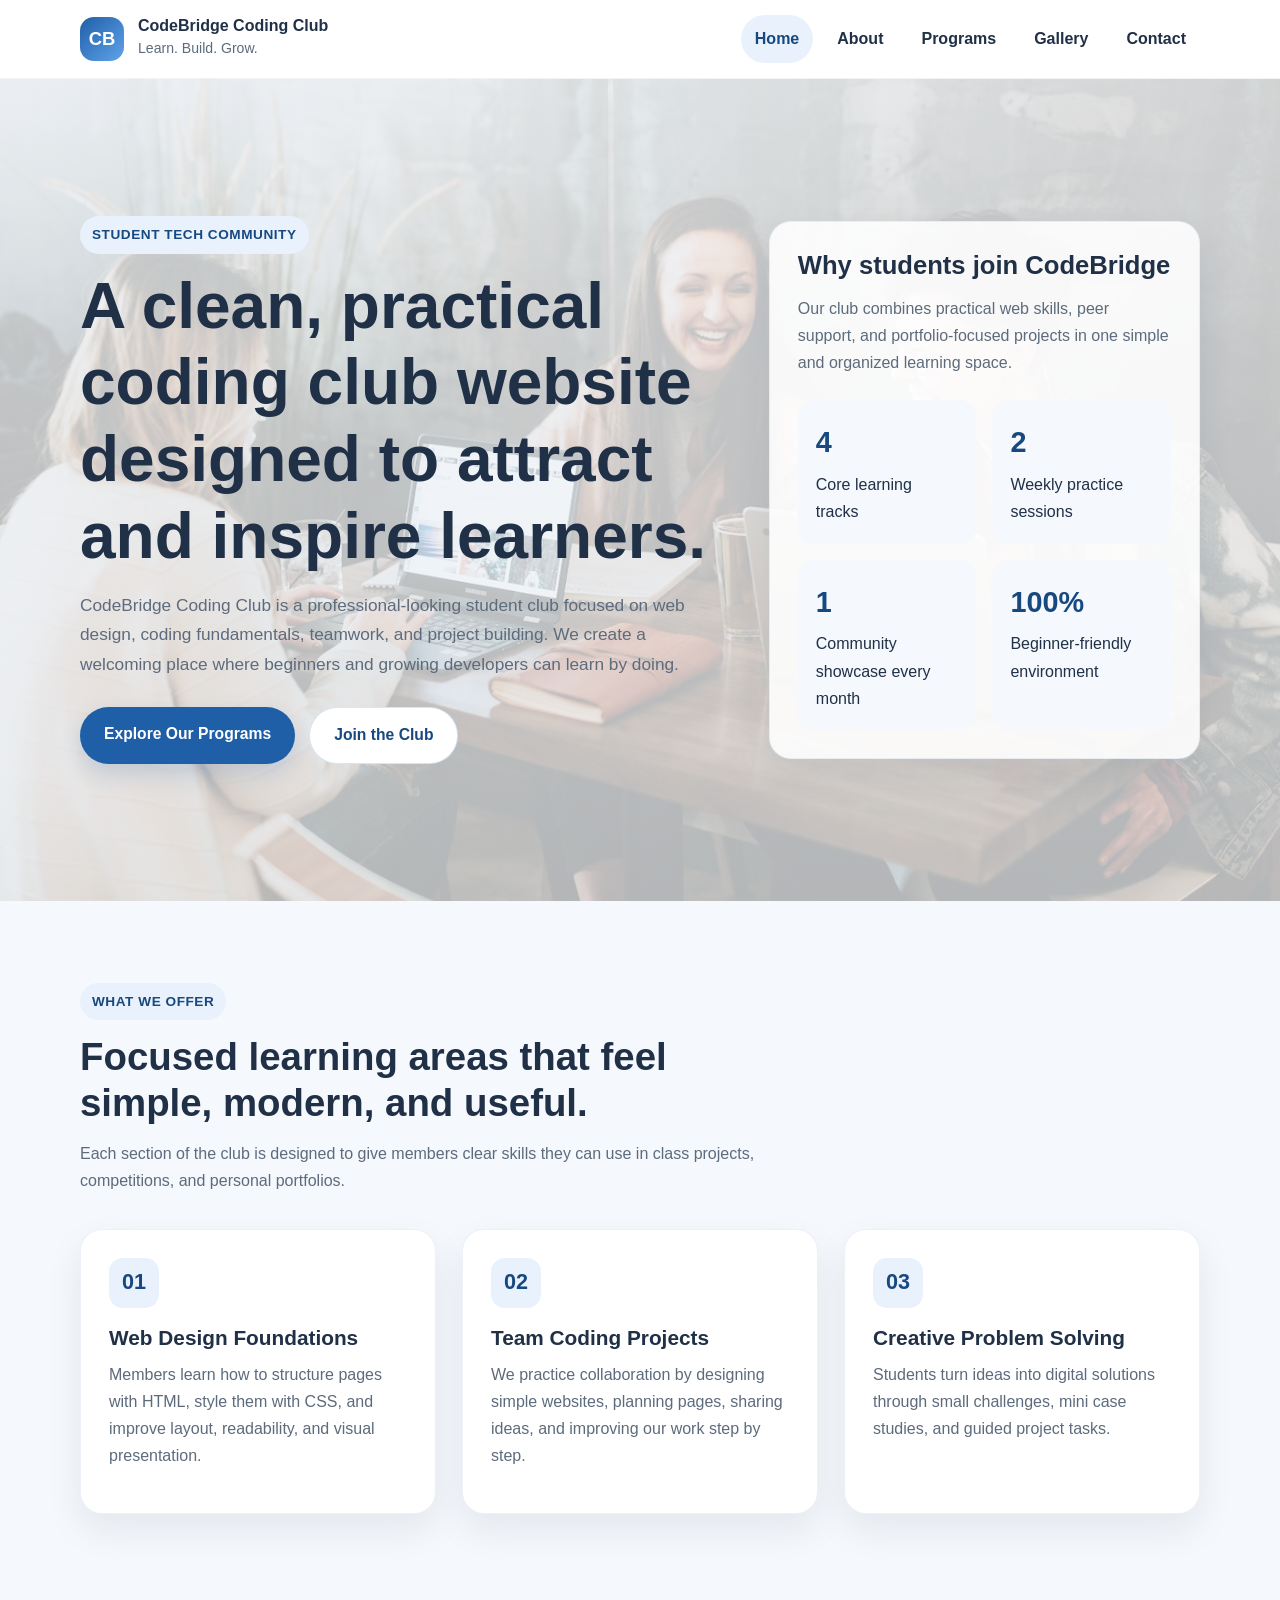
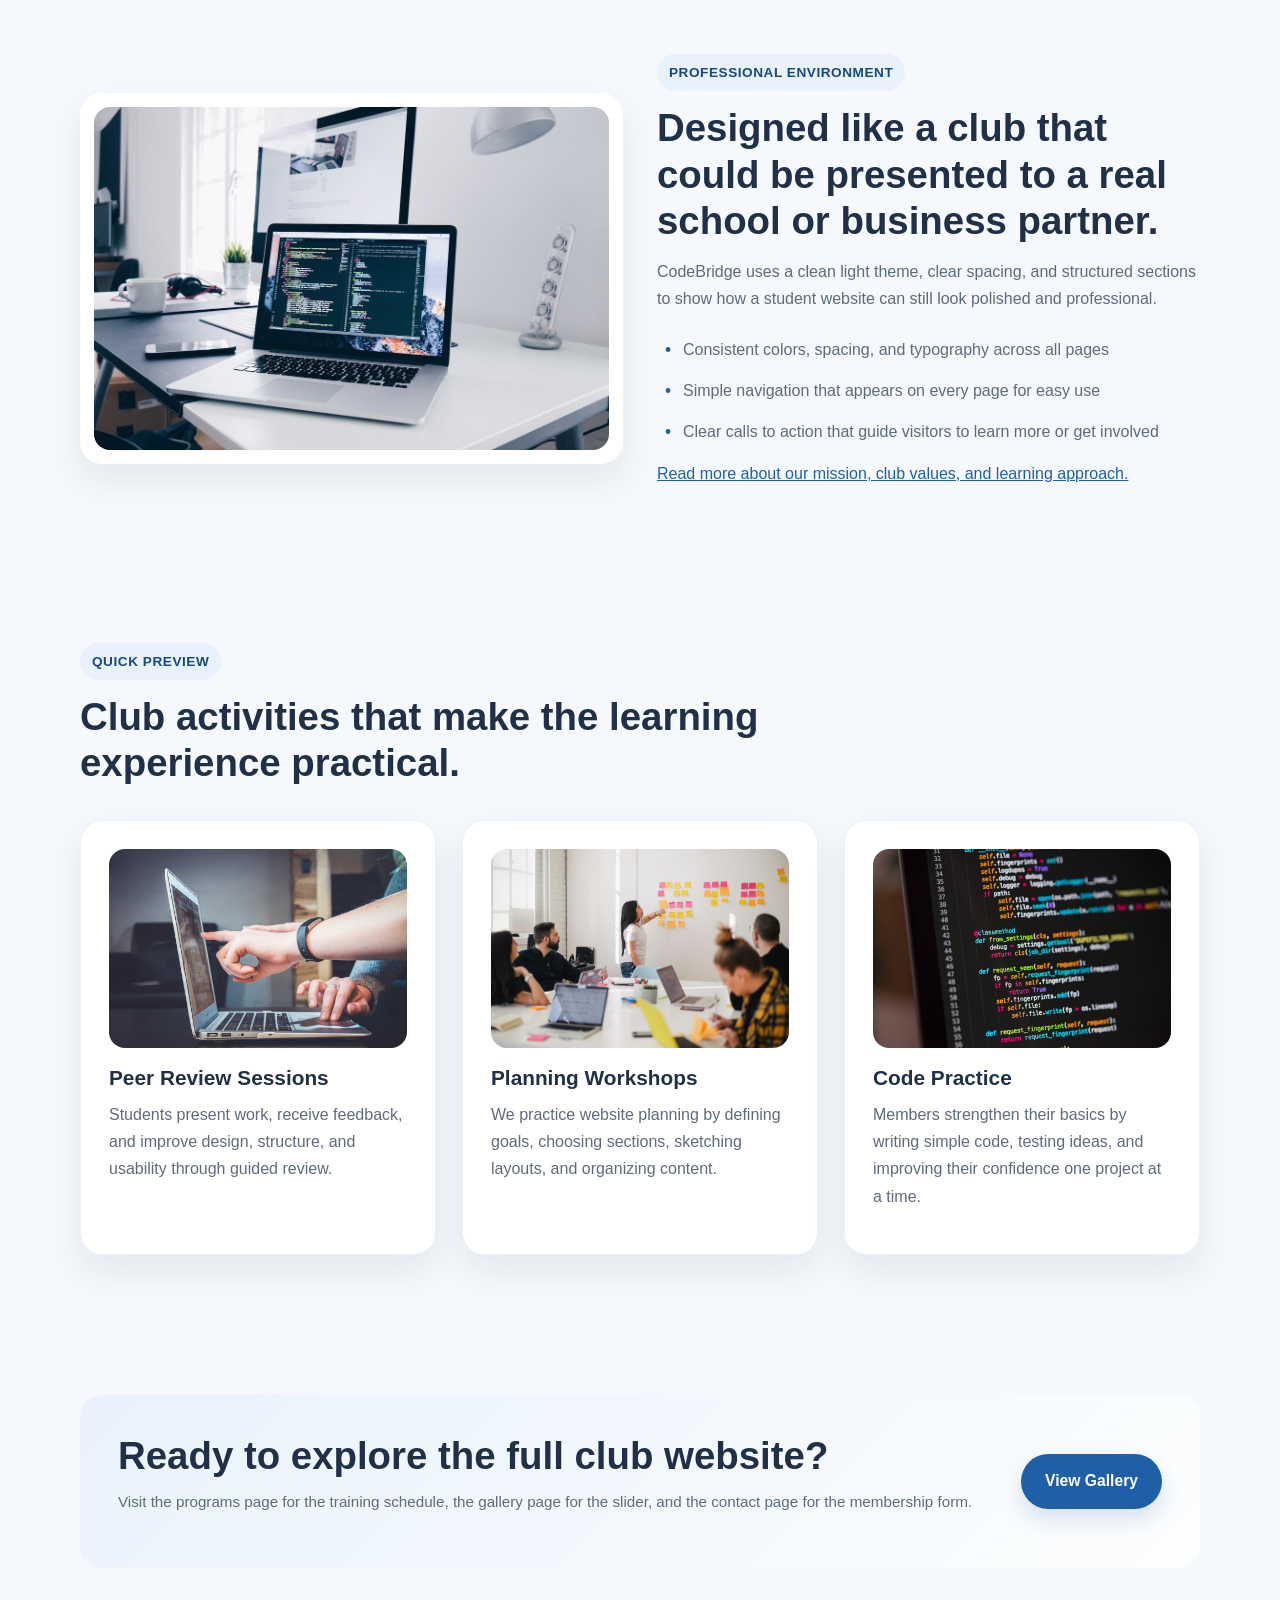
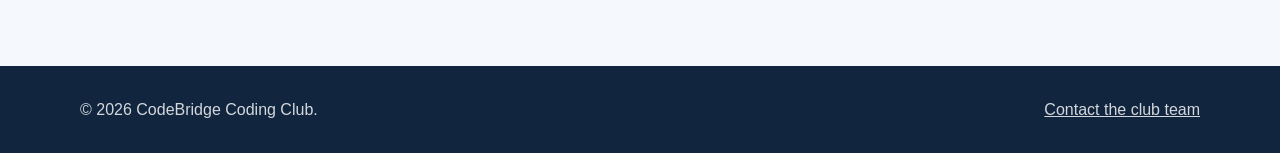
<file: index.html>
<!DOCTYPE html>
<html lang="en">
<head>
    <meta charset="UTF-8" />
    <meta name="viewport" content="width=device-width, initial-scale=1.0" />
    <title>CodeBridge Coding Club | Home</title>
    <link rel="stylesheet" href="css/styles.css" />
    <link rel="icon" type="image/png" href="assets/images/title-logo.png">
</head>
<body>
    <header class="site-header">
        <div class="container navbar">
            <a class="brand" href="index.html">
                <span class="brand-mark">CB</span>
                <span class="brand-text">
                    <strong>CodeBridge Coding Club</strong>
                    <span>Learn. Build. Grow.</span>
                </span>
            </a>
            <nav aria-label="Main navigation">
                <ul class="nav-menu">
                    <li><a href="index.html" class="active">Home</a></li>
                    <li><a href="about.html">About</a></li>
                    <li><a href="programs.html">Programs</a></li>
                    <li><a href="gallery.html">Gallery</a></li>
                    <li><a href="contact.html">Contact</a></li>
                </ul>
            </nav>
        </div>
    </header>

    <main>
        <section class="hero">
            <div class="container hero-grid">
                <div class="hero-copy">
                    <span class="eyebrow">Student Tech Community</span>
                    <h1>A clean, practical coding club website designed to attract and inspire learners.</h1>
                    <p class="lead">CodeBridge Coding Club is a professional-looking student club focused on web design, coding fundamentals, teamwork, and project building. We create a welcoming place where beginners and growing developers can learn by doing.</p>
                    <div class="hero-actions">
                        <a class="button" href="programs.html">Explore Our Programs</a>
                        <a class="button button-secondary" href="contact.html">Join the Club</a>
                    </div>
                </div>

                <aside class="hero-panel" aria-label="Club highlights">
                    <h2 style="font-size: 1.6rem;">Why students join CodeBridge</h2>
                    <p>Our club combines practical web skills, peer support, and portfolio-focused projects in one simple and organized learning space.</p>
                    <div class="stat-grid">
                        <div class="stat-card">
                            <strong>4</strong>
                            <span>Core learning tracks</span>
                        </div>
                        <div class="stat-card">
                            <strong>2</strong>
                            <span>Weekly practice sessions</span>
                        </div>
                        <div class="stat-card">
                            <strong>1</strong>
                            <span>Community showcase every month</span>
                        </div>
                        <div class="stat-card">
                            <strong>100%</strong>
                            <span>Beginner-friendly environment</span>
                        </div>
                    </div>
                </aside>
            </div>
        </section>

        <section class="section">
            <div class="container">
                <div class="section-title">
                    <span class="eyebrow">What We Offer</span>
                    <h2>Focused learning areas that feel simple, modern, and useful.</h2>
                    <p>Each section of the club is designed to give members clear skills they can use in class projects, competitions, and personal portfolios.</p>
                </div>

                <div class="cards">
                    <article class="card">
                        <div class="icon-badge">01</div>
                        <h3>Web Design Foundations</h3>
                        <p>Members learn how to structure pages with HTML, style them with CSS, and improve layout, readability, and visual presentation.</p>
                    </article>

                    <article class="card">
                        <div class="icon-badge">02</div>
                        <h3>Team Coding Projects</h3>
                        <p>We practice collaboration by designing simple websites, planning pages, sharing ideas, and improving our work step by step.</p>
                    </article>

                    <article class="card">
                        <div class="icon-badge">03</div>
                        <h3>Creative Problem Solving</h3>
                        <p>Students turn ideas into digital solutions through small challenges, mini case studies, and guided project tasks.</p>
                    </article>
                </div>
            </div>
        </section>

        <section class="section-tight">
            <div class="container split-panel">
                <div class="image-frame">
                    <img src="assets/images/coding-desk.jpg" alt="A clean coding desk with a laptop, monitor, phone, and workspace accessories." />
                </div>
                <div>
                    <span class="eyebrow">Professional Environment</span>
                    <h2>Designed like a club that could be presented to a real school or business partner.</h2>
                    <p>CodeBridge uses a clean light theme, clear spacing, and structured sections to show how a student website can still look polished and professional.</p>
                    <ul class="feature-list">
                        <li>Consistent colors, spacing, and typography across all pages</li>
                        <li>Simple navigation that appears on every page for easy use</li>
                        <li>Clear calls to action that guide visitors to learn more or get involved</li>
                    </ul>
                    <p><a href="about.html">Read more about our mission, club values, and learning approach.</a></p>
                </div>
            </div>
        </section>

        <section class="section">
            <div class="container">
                <div class="section-title">
                    <span class="eyebrow">Quick Preview</span>
                    <h2>Club activities that make the learning experience practical.</h2>
                </div>

                <div class="grid-3">
                    <article class="card">
                        <img src="assets/images/laptop-closeup.jpg" alt="Hands pointing at a laptop screen during a coding discussion." />
                        <h3 style="margin-top: 18px;">Peer Review Sessions</h3>
                        <p>Students present work, receive feedback, and improve design, structure, and usability through guided review.</p>
                    </article>

                    <article class="card">
                        <img src="assets/images/workshop-board.jpg" alt="Students in a workshop discussing ideas on a wall of colorful notes." />
                        <h3 style="margin-top: 18px;">Planning Workshops</h3>
                        <p>We practice website planning by defining goals, choosing sections, sketching layouts, and organizing content.</p>
                    </article>

                    <article class="card">
                        <img src="assets/images/code-screen.jpg" alt="A close-up of colorful source code on a computer screen." />
                        <h3 style="margin-top: 18px;">Code Practice</h3>
                        <p>Members strengthen their basics by writing simple code, testing ideas, and improving their confidence one project at a time.</p>
                    </article>
                </div>
            </div>
        </section>

        <section class="section-tight">
            <div class="container">
                <div class="cta-band">
                    <div>
                        <h2 style="margin-bottom: 10px;">Ready to explore the full club website?</h2>
                        <p class="small">Visit the programs page for the training schedule, the gallery page for the slider, and the contact page for the membership form.</p>
                    </div>
                    <a class="button" href="gallery.html">View Gallery</a>
                </div>
            </div>
        </section>
    </main>

    <footer class="site-footer">
        <div class="container footer-grid">
            <p>© 2026 CodeBridge Coding Club.</p>
            <p><a href="contact.html">Contact the club team</a></p>
        </div>
    </footer>
</body>
</html>
</file>
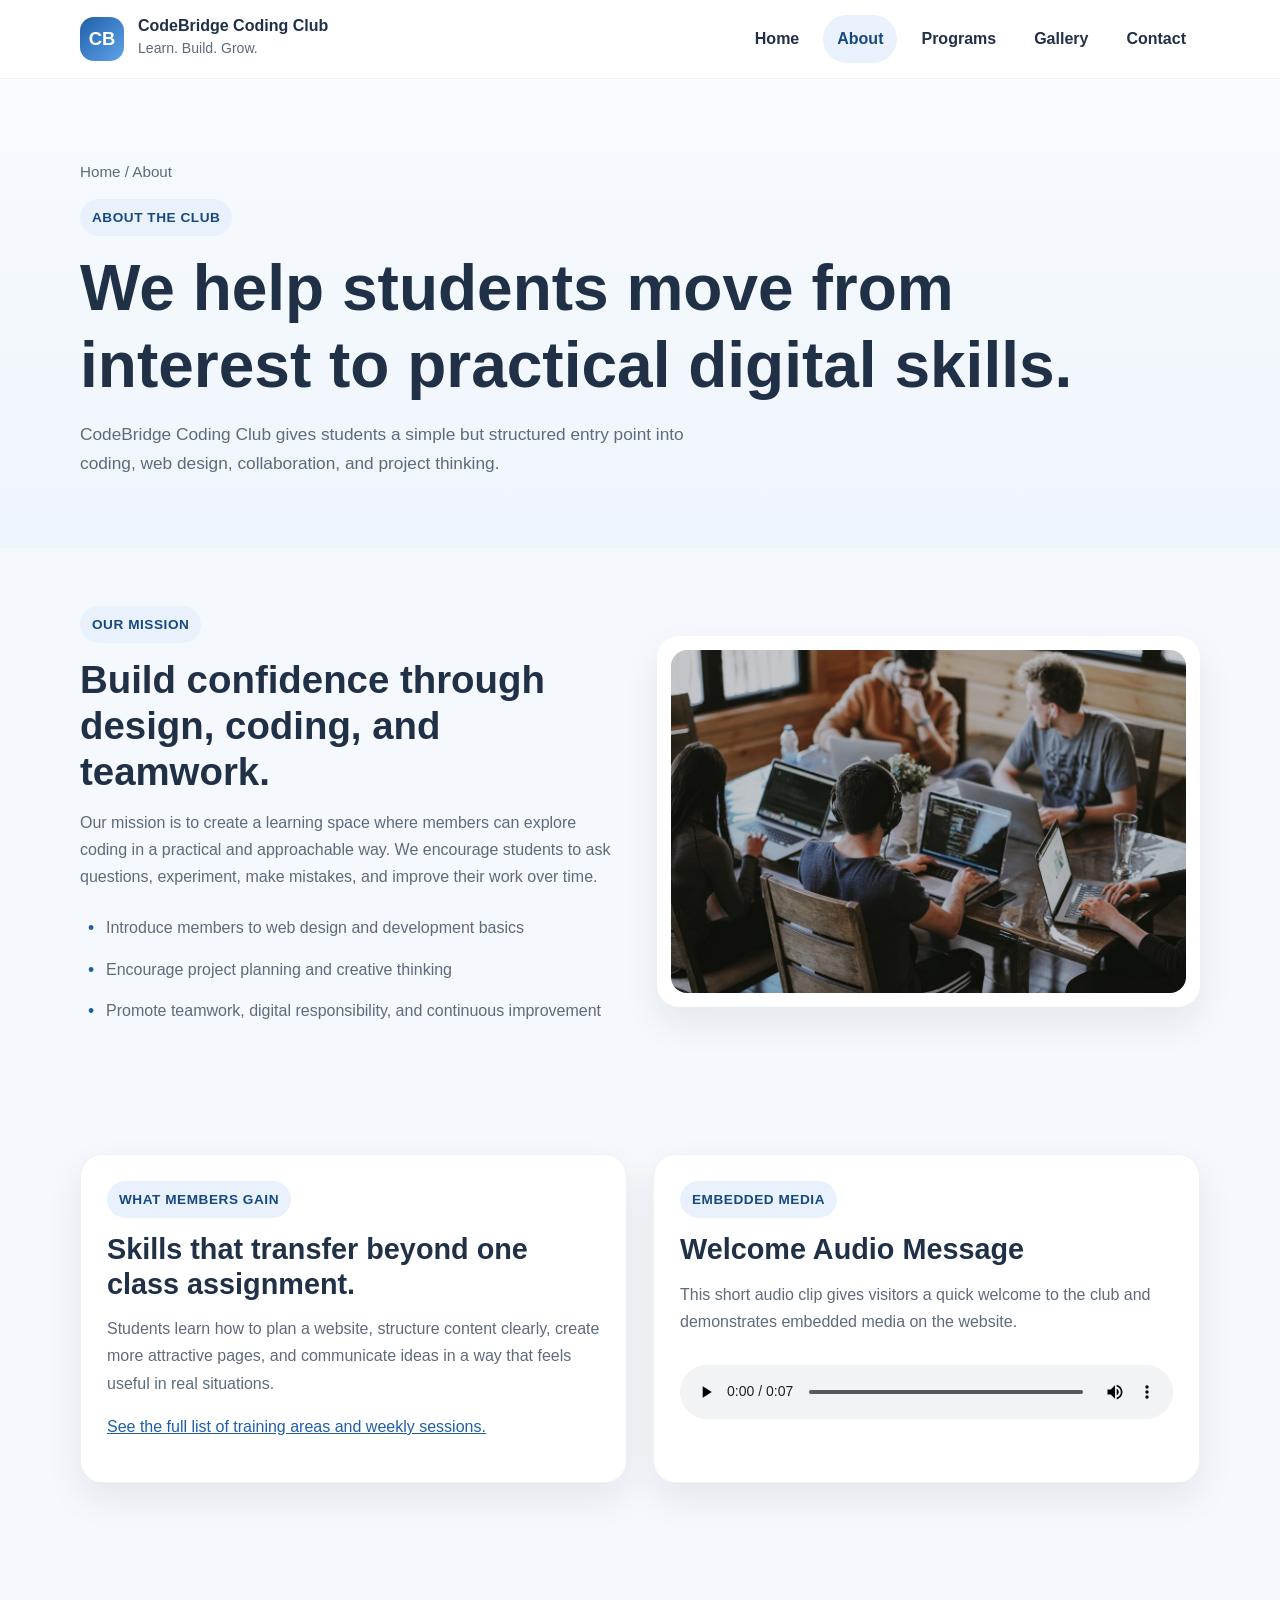
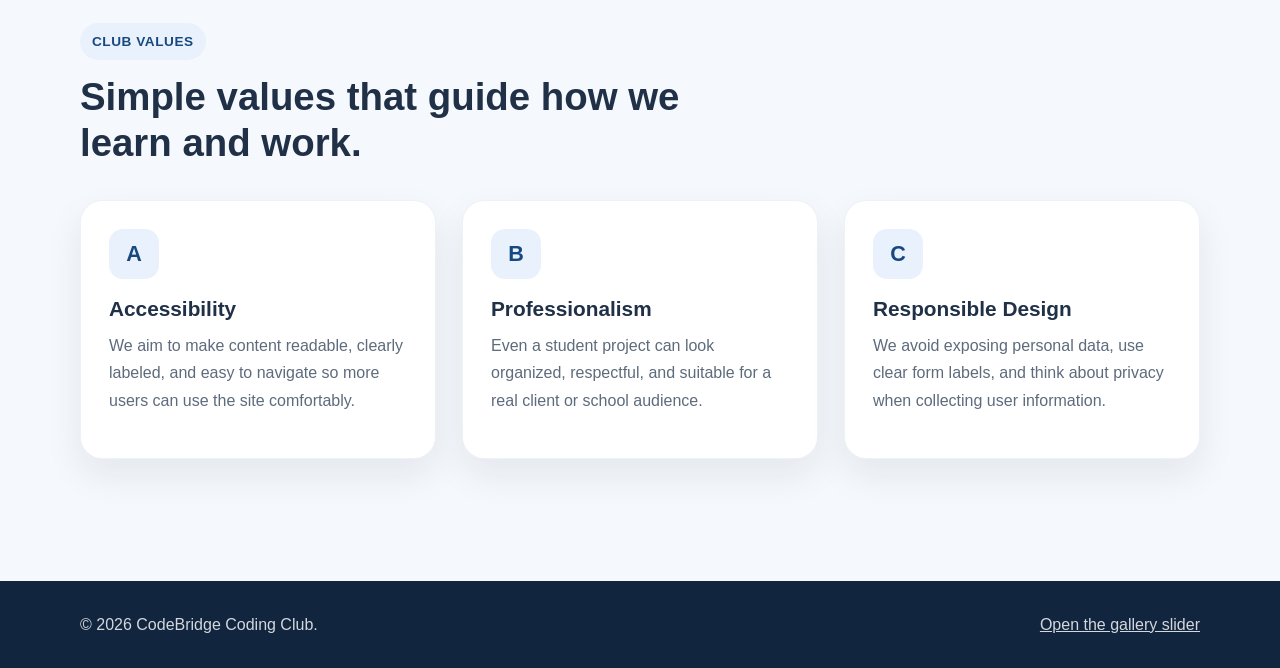
<file: about.html>
<!DOCTYPE html>
<html lang="en">
<head>
    <meta charset="UTF-8" />
    <meta name="viewport" content="width=device-width, initial-scale=1.0" />
    <title>CodeBridge Coding Club | About</title>
    <link rel="stylesheet" href="css/styles.css" />
    <link rel="icon" type="image/png" href="assets/images/title-logo.png">
</head>
<body>
    <header class="site-header">
        <div class="container navbar">
            <a class="brand" href="index.html">
                <span class="brand-mark">CB</span>
                <span class="brand-text">
                    <strong>CodeBridge Coding Club</strong>
                    <span>Learn. Build. Grow.</span>
                </span>
            </a>
            <nav aria-label="Main navigation">
                <ul class="nav-menu">
                    <li><a href="index.html">Home</a></li>
                    <li><a href="about.html" class="active">About</a></li>
                    <li><a href="programs.html">Programs</a></li>
                    <li><a href="gallery.html">Gallery</a></li>
                    <li><a href="contact.html">Contact</a></li>
                </ul>
            </nav>
        </div>
    </header>

    <main>
        <section class="page-hero">
            <div class="container">
                <p class="breadcrumb">Home / About</p>
                <span class="eyebrow">About the Club</span>
                <h1>We help students move from interest to practical digital skills.</h1>
                <p class="lead">CodeBridge Coding Club gives students a simple but structured entry point into coding, web design, collaboration, and project thinking.</p>
            </div>
        </section>

        <section class="section-tight">
            <div class="container split-panel">
                <div>
                    <span class="eyebrow">Our Mission</span>
                    <h2>Build confidence through design, coding, and teamwork.</h2>
                    <p>Our mission is to create a learning space where members can explore coding in a practical and approachable way. We encourage students to ask questions, experiment, make mistakes, and improve their work over time.</p>
                    <ul class="feature-list">
                        <li>Introduce members to web design and development basics</li>
                        <li>Encourage project planning and creative thinking</li>
                        <li>Promote teamwork, digital responsibility, and continuous improvement</li>
                    </ul>
                </div>
                <div class="image-frame">
                    <img src="assets/images/team-discussion.jpg" alt="A group of students working together around laptops during a coding club meeting." />
                </div>
            </div>
        </section>

        <section class="section-tight">
            <div class="container two-column">
                <article class="info-box">
                    <span class="eyebrow">What Members Gain</span>
                    <h2 style="font-size: 1.8rem;">Skills that transfer beyond one class assignment.</h2>
                    <p>Students learn how to plan a website, structure content clearly, create more attractive pages, and communicate ideas in a way that feels useful in real situations.</p>
                    <p><a href="programs.html">See the full list of training areas and weekly sessions.</a></p>
                </article>

                <article class="audio-box">
                    <span class="eyebrow">Embedded Media</span>
                    <h2 style="font-size: 1.8rem;">Welcome Audio Message</h2>
                    <p>This short audio clip gives visitors a quick welcome to the club and demonstrates embedded media on the website.</p>
                    <audio controls>
                        <source src="assets/audio/welcome-message.wav" type="audio/wav" />
                        Your browser does not support the audio element.
                    </audio>
                </article>
            </div>
        </section>

        <section class="section">
            <div class="container">
                <div class="section-title">
                    <span class="eyebrow">Club Values</span>
                    <h2>Simple values that guide how we learn and work.</h2>
                </div>

                <div class="grid-3">
                    <article class="card">
                        <div class="icon-badge">A</div>
                        <h3>Accessibility</h3>
                        <p>We aim to make content readable, clearly labeled, and easy to navigate so more users can use the site comfortably.</p>
                    </article>
                    <article class="card">
                        <div class="icon-badge">B</div>
                        <h3>Professionalism</h3>
                        <p>Even a student project can look organized, respectful, and suitable for a real client or school audience.</p>
                    </article>
                    <article class="card">
                        <div class="icon-badge">C</div>
                        <h3>Responsible Design</h3>
                        <p>We avoid exposing personal data, use clear form labels, and think about privacy when collecting user information.</p>
                    </article>
                </div>
            </div>
        </section>
    </main>

    <footer class="site-footer">
        <div class="container footer-grid">
            <p>© 2026 CodeBridge Coding Club.</p>
            <p><a href="gallery.html">Open the gallery slider</a></p>
        </div>
    </footer>
</body>
</html>
</file>
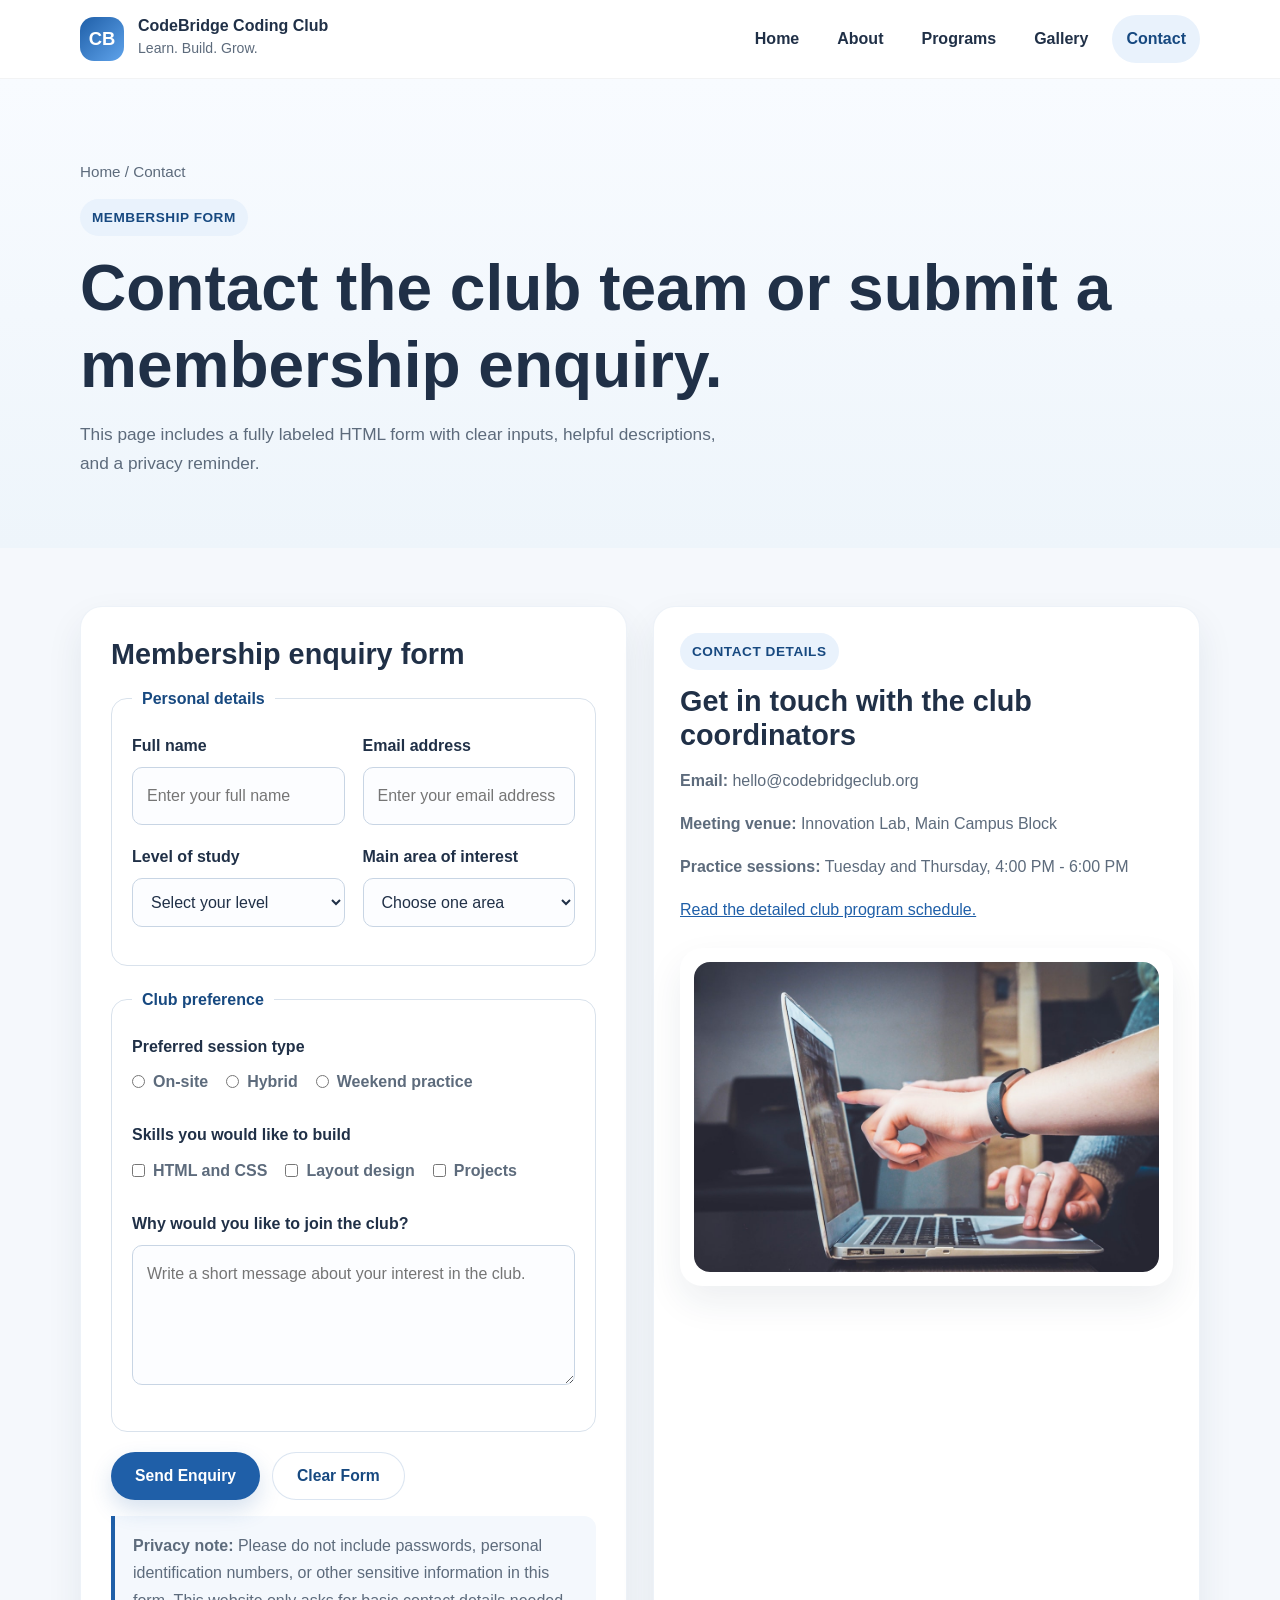
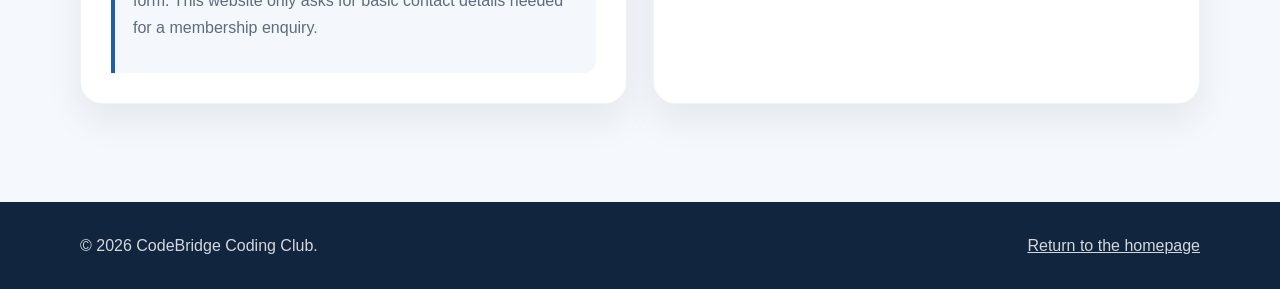
<file: contact.html>
<!DOCTYPE html>
<html lang="en">
<head>
    <meta charset="UTF-8" />
    <meta name="viewport" content="width=device-width, initial-scale=1.0" />
    <title>CodeBridge Coding Club | Contact</title>
    <link rel="stylesheet" href="css/styles.css" />
    <link rel="icon" type="image/png" href="assets/images/title-logo.png">
</head>
<body>
    <header class="site-header">
        <div class="container navbar">
            <a class="brand" href="index.html">
                <span class="brand-mark">CB</span>
                <span class="brand-text">
                    <strong>CodeBridge Coding Club</strong>
                    <span>Learn. Build. Grow.</span>
                </span>
            </a>
            <nav aria-label="Main navigation">
                <ul class="nav-menu">
                    <li><a href="index.html">Home</a></li>
                    <li><a href="about.html">About</a></li>
                    <li><a href="programs.html">Programs</a></li>
                    <li><a href="gallery.html">Gallery</a></li>
                    <li><a href="contact.html" class="active">Contact</a></li>
                </ul>
            </nav>
        </div>
    </header>

    <main>
        <section class="page-hero">
            <div class="container">
                <p class="breadcrumb">Home / Contact</p>
                <span class="eyebrow">Membership Form</span>
                <h1>Contact the club team or submit a membership enquiry.</h1>
                <p class="lead">This page includes a fully labeled HTML form with clear inputs, helpful descriptions, and a privacy reminder.</p>
            </div>
        </section>

        <section class="section-tight">
            <div class="container two-column">
                <div class="form-wrapper">
                    <h2 style="font-size: 1.8rem;">Membership enquiry form</h2>
                    <form action="mailto:alexnjugi11@gmail.com" method="post" enctype="text/plain">
                        <fieldset>
                            <legend>Personal details</legend>
                            <div class="form-row">
                                <div>
                                    <label for="full-name">Full name</label>
                                    <input type="text" id="full-name" name="Full Name" placeholder="Enter your full name" required />
                                </div>
                                <div>
                                    <label for="email">Email address</label>
                                    <input type="email" id="email" name="Email Address" placeholder="Enter your email address" required />
                                </div>
                            </div>

                            <div class="form-row">
                                <div>
                                    <label for="student-level">Level of study</label>
                                    <select id="student-level" name="Level of Study" required>
                                        <option value="">Select your level</option>
                                        <option>Beginner</option>
                                        <option>Intermediate</option>
                                        <option>Advanced beginner</option>
                                    </select>
                                </div>
                                <div>
                                    <label for="interest-area">Main area of interest</label>
                                    <select id="interest-area" name="Interest Area" required>
                                        <option value="">Choose one area</option>
                                        <option>Web design</option>
                                        <option>HTML and CSS</option>
                                        <option>UI and layout</option>
                                        <option>Project collaboration</option>
                                    </select>
                                </div>
                            </div>
                        </fieldset>

                        <fieldset>
                            <legend>Club preference</legend>
                            <label>Preferred session type</label>
                            <div class="radio-row">
                                <label class="inline-option" for="onsite">
                                    <input type="radio" id="onsite" name="Session Type" value="On-site" required /> On-site
                                </label>
                                <label class="inline-option" for="hybrid">
                                    <input type="radio" id="hybrid" name="Session Type" value="Hybrid" /> Hybrid
                                </label>
                                <label class="inline-option" for="weekend">
                                    <input type="radio" id="weekend" name="Session Type" value="Weekend practice" /> Weekend practice
                                </label>
                            </div>

                            <label>Skills you would like to build</label>
                            <div class="checkbox-row">
                                <label class="inline-option" for="html-css">
                                    <input type="checkbox" id="html-css" name="Skills" value="HTML and CSS" /> HTML and CSS
                                </label>
                                <label class="inline-option" for="layout">
                                    <input type="checkbox" id="layout" name="Skills" value="Layout design" /> Layout design
                                </label>
                                <label class="inline-option" for="projects">
                                    <input type="checkbox" id="projects" name="Skills" value="Projects" /> Projects
                                </label>
                            </div>

                            <label for="message">Why would you like to join the club?</label>
                            <textarea id="message" name="Message" placeholder="Write a short message about your interest in the club."></textarea>
                        </fieldset>

                        <div class="form-actions">
                            <input type="submit" value="Send Enquiry" />
                            <input type="reset" value="Clear Form" class="button-secondary" />
                        </div>
                    </form>

                    <div class="notice">
                        <p><strong>Privacy note:</strong> Please do not include passwords, personal identification numbers, or other sensitive information in this form. This website only asks for basic contact details needed for a membership enquiry.</p>
                    </div>
                </div>

                <aside class="info-box">
                    <span class="eyebrow">Contact Details</span>
                    <h2 style="font-size: 1.8rem;">Get in touch with the club coordinators</h2>
                    <p><strong>Email:</strong> hello@codebridgeclub.org</p>
                    <p><strong>Meeting venue:</strong> Innovation Lab, Main Campus Block</p>
                    <p><strong>Practice sessions:</strong> Tuesday and Thursday, 4:00 PM - 6:00 PM</p>
                    <p><a href="programs.html">Read the detailed club program schedule.</a></p>
                    <div class="image-frame" style="margin-top: 24px;">
                        <img src="assets/images/laptop-closeup.jpg" alt="A mentor showing a student something on a laptop screen." />
                    </div>
                </aside>
            </div>
        </section>
    </main>

    <footer class="site-footer">
        <div class="container footer-grid">
            <p>© 2026 CodeBridge Coding Club.</p>
            <p><a href="index.html">Return to the homepage</a></p>
        </div>
    </footer>
</body>
</html>
</file>
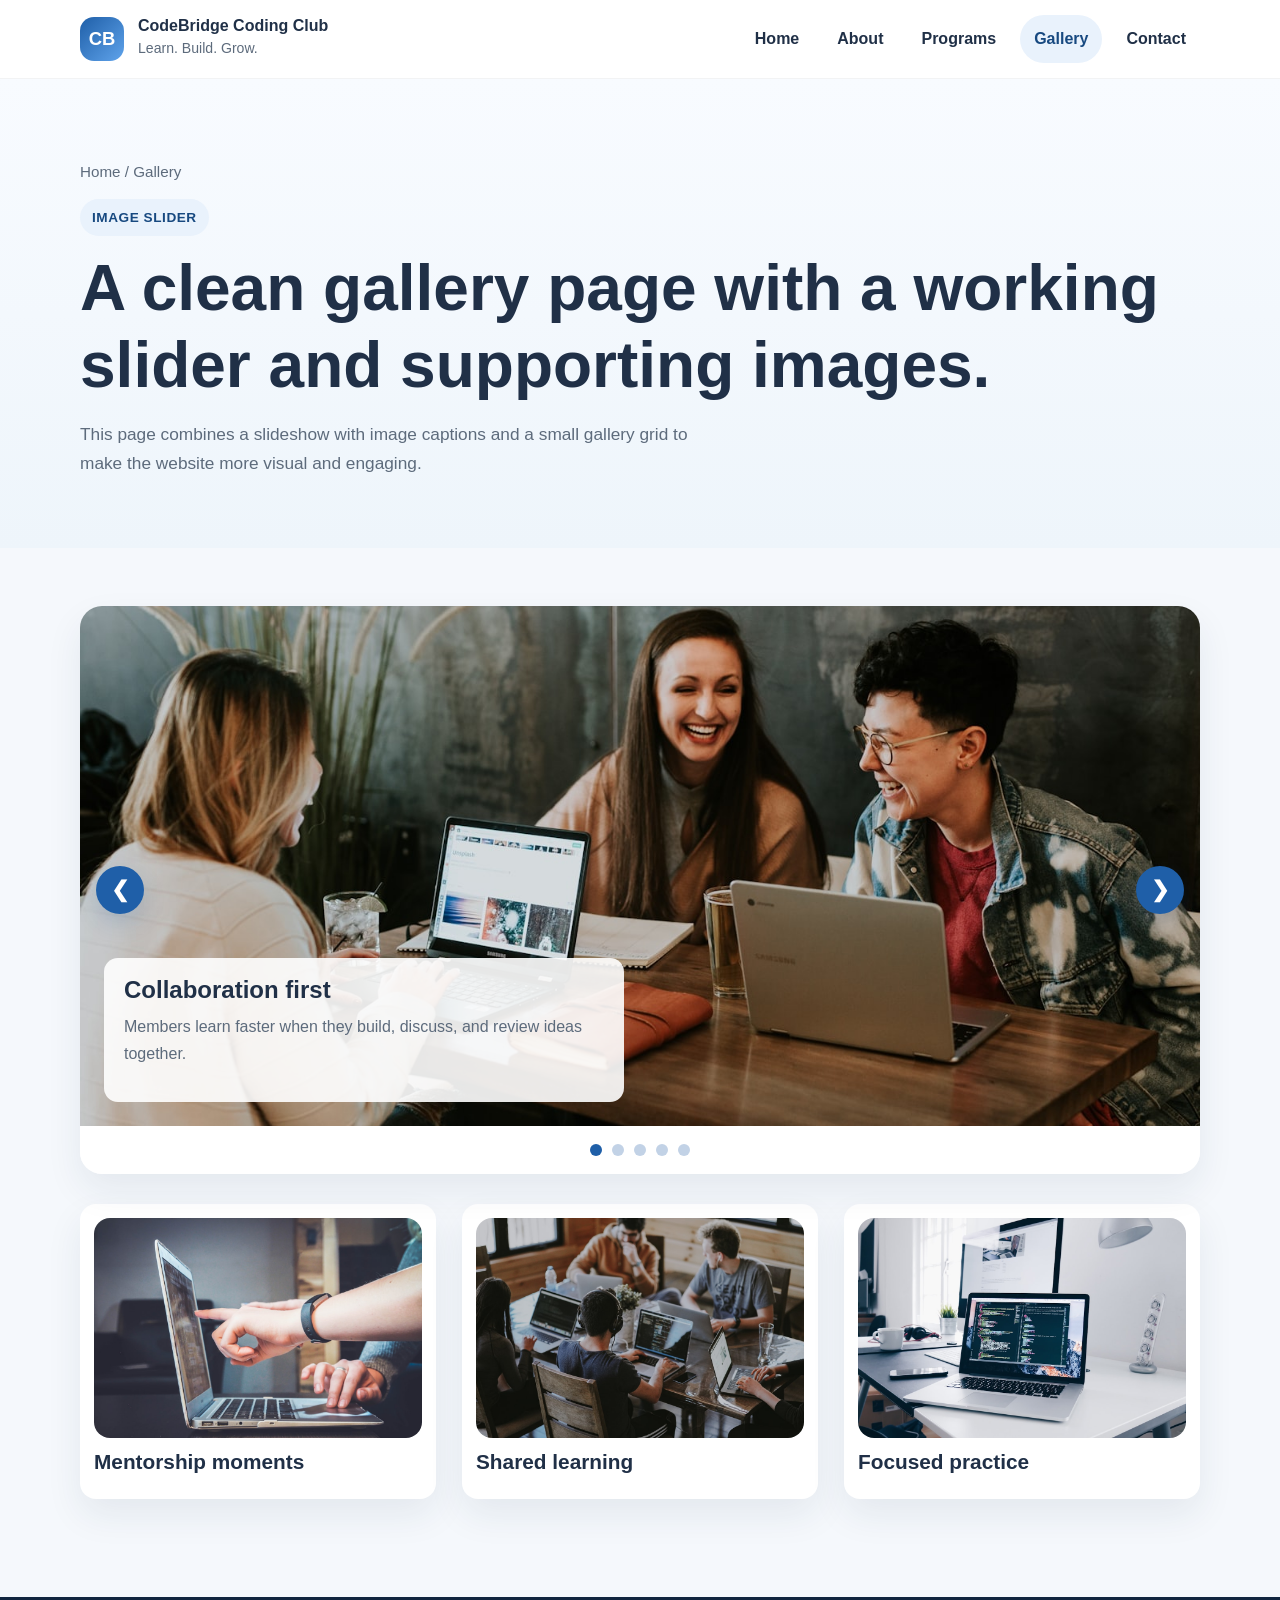
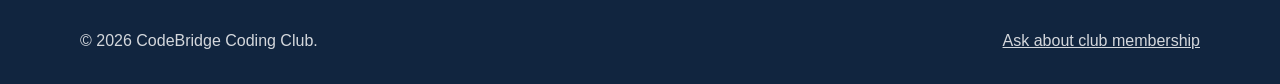
<file: gallery.html>
<!DOCTYPE html>
<html lang="en">
<head>
    <meta charset="UTF-8" />
    <meta name="viewport" content="width=device-width, initial-scale=1.0" />
    <title>CodeBridge Coding Club | Gallery</title>
    <link rel="stylesheet" href="css/styles.css" />
    <link rel="icon" type="image/png" href="assets/images/title-logo.png">
</head>
<body>
    <header class="site-header">
        <div class="container navbar">
            <a class="brand" href="index.html">
                <span class="brand-mark">CB</span>
                <span class="brand-text">
                    <strong>CodeBridge Coding Club</strong>
                    <span>Learn. Build. Grow.</span>
                </span>
            </a>
            <nav aria-label="Main navigation">
                <ul class="nav-menu">
                    <li><a href="index.html">Home</a></li>
                    <li><a href="about.html">About</a></li>
                    <li><a href="programs.html">Programs</a></li>
                    <li><a href="gallery.html" class="active">Gallery</a></li>
                    <li><a href="contact.html">Contact</a></li>
                </ul>
            </nav>
        </div>
    </header>

    <main>
        <section class="page-hero">
            <div class="container">
                <p class="breadcrumb">Home / Gallery</p>
                <span class="eyebrow">Image Slider</span>
                <h1>A clean gallery page with a working slider and supporting images.</h1>
                <p class="lead">This page combines a slideshow with image captions and a small gallery grid to make the website more visual and engaging.</p>
            </div>
        </section>

        <section class="section-tight">
            <div class="container">
                <div class="slider" aria-label="Coding club image slideshow">
                    <div class="slide active">
                        <img src="assets/images/hero-team.jpg" alt="Students smiling and working together on a shared laptop." />
                        <div class="slide-caption">
                            <h2 style="font-size: 1.5rem; margin-bottom: 8px;">Collaboration first</h2>
                            <p>Members learn faster when they build, discuss, and review ideas together.</p>
                        </div>
                    </div>

                    <div class="slide">
                        <img src="assets/images/team-discussion.jpg" alt="A coding club team meeting around laptops in a shared workspace." />
                        <div class="slide-caption">
                            <h2 style="font-size: 1.5rem; margin-bottom: 8px;">Real teamwork</h2>
                            <p>Small group activities help students practice communication and project planning.</p>
                        </div>
                    </div>

                    <div class="slide">
                        <img src="assets/images/coding-desk.jpg" alt="A neat work desk with coding displayed on a laptop screen." />
                        <div class="slide-caption">
                            <h2 style="font-size: 1.5rem; margin-bottom: 8px;">Professional setup</h2>
                            <p>A good digital workspace encourages focus, consistency, and attention to detail.</p>
                        </div>
                    </div>

                    <div class="slide">
                        <img src="assets/images/workshop-board.jpg" alt="A student presenting ideas during a workshop using sticky notes on a wall." />
                        <div class="slide-caption">
                            <h2 style="font-size: 1.5rem; margin-bottom: 8px;">Planning and brainstorming</h2>
                            <p>Strong websites begin with clear goals, user needs, and organized content.</p>
                        </div>
                    </div>

                    <div class="slide">
                        <img src="assets/images/code-screen.jpg" alt="Detailed source code displayed on a dark computer screen." />
                        <div class="slide-caption">
                            <h2 style="font-size: 1.5rem; margin-bottom: 8px;">Attention to code quality</h2>
                            <p>We encourage steady improvement in structure, readability, and presentation.</p>
                        </div>
                    </div>

                    <div class="slider-controls">
                        <button type="button" aria-label="Previous slide" onclick="nextSlide(-1)">&#10094;</button>
                        <button type="button" aria-label="Next slide" onclick="nextSlide(1)">&#10095;</button>
                    </div>

                    <div class="slider-dots" aria-label="Slider navigation buttons">
                        <button type="button" class="active" aria-label="Go to slide 1" onclick="goToSlide(0)"></button>
                        <button type="button" aria-label="Go to slide 2" onclick="goToSlide(1)"></button>
                        <button type="button" aria-label="Go to slide 3" onclick="goToSlide(2)"></button>
                        <button type="button" aria-label="Go to slide 4" onclick="goToSlide(3)"></button>
                        <button type="button" aria-label="Go to slide 5" onclick="goToSlide(4)"></button>
                    </div>
                </div>

                <div class="gallery-grid">
                    <article class="gallery-card">
                        <img src="assets/images/laptop-closeup.jpg" alt="A close-up of hands pointing at a laptop during a technology discussion." />
                        <h3>Mentorship moments</h3>
                    </article>
                    <article class="gallery-card">
                        <img src="assets/images/team-discussion.jpg" alt="Students gathered around a table with multiple laptops open." />
                        <h3>Shared learning</h3>
                    </article>
                    <article class="gallery-card">
                        <img src="assets/images/coding-desk.jpg" alt="A tidy workstation prepared for coding and digital design practice." />
                        <h3>Focused practice</h3>
                    </article>
                </div>
            </div>
        </section>
    </main>

    <footer class="site-footer">
        <div class="container footer-grid">
            <p>© 2026 CodeBridge Coding Club.</p>
            <p><a href="contact.html">Ask about club membership</a></p>
        </div>
    </footer>

    <script src="js/main.js"></script>
</body>
</html>
</file>
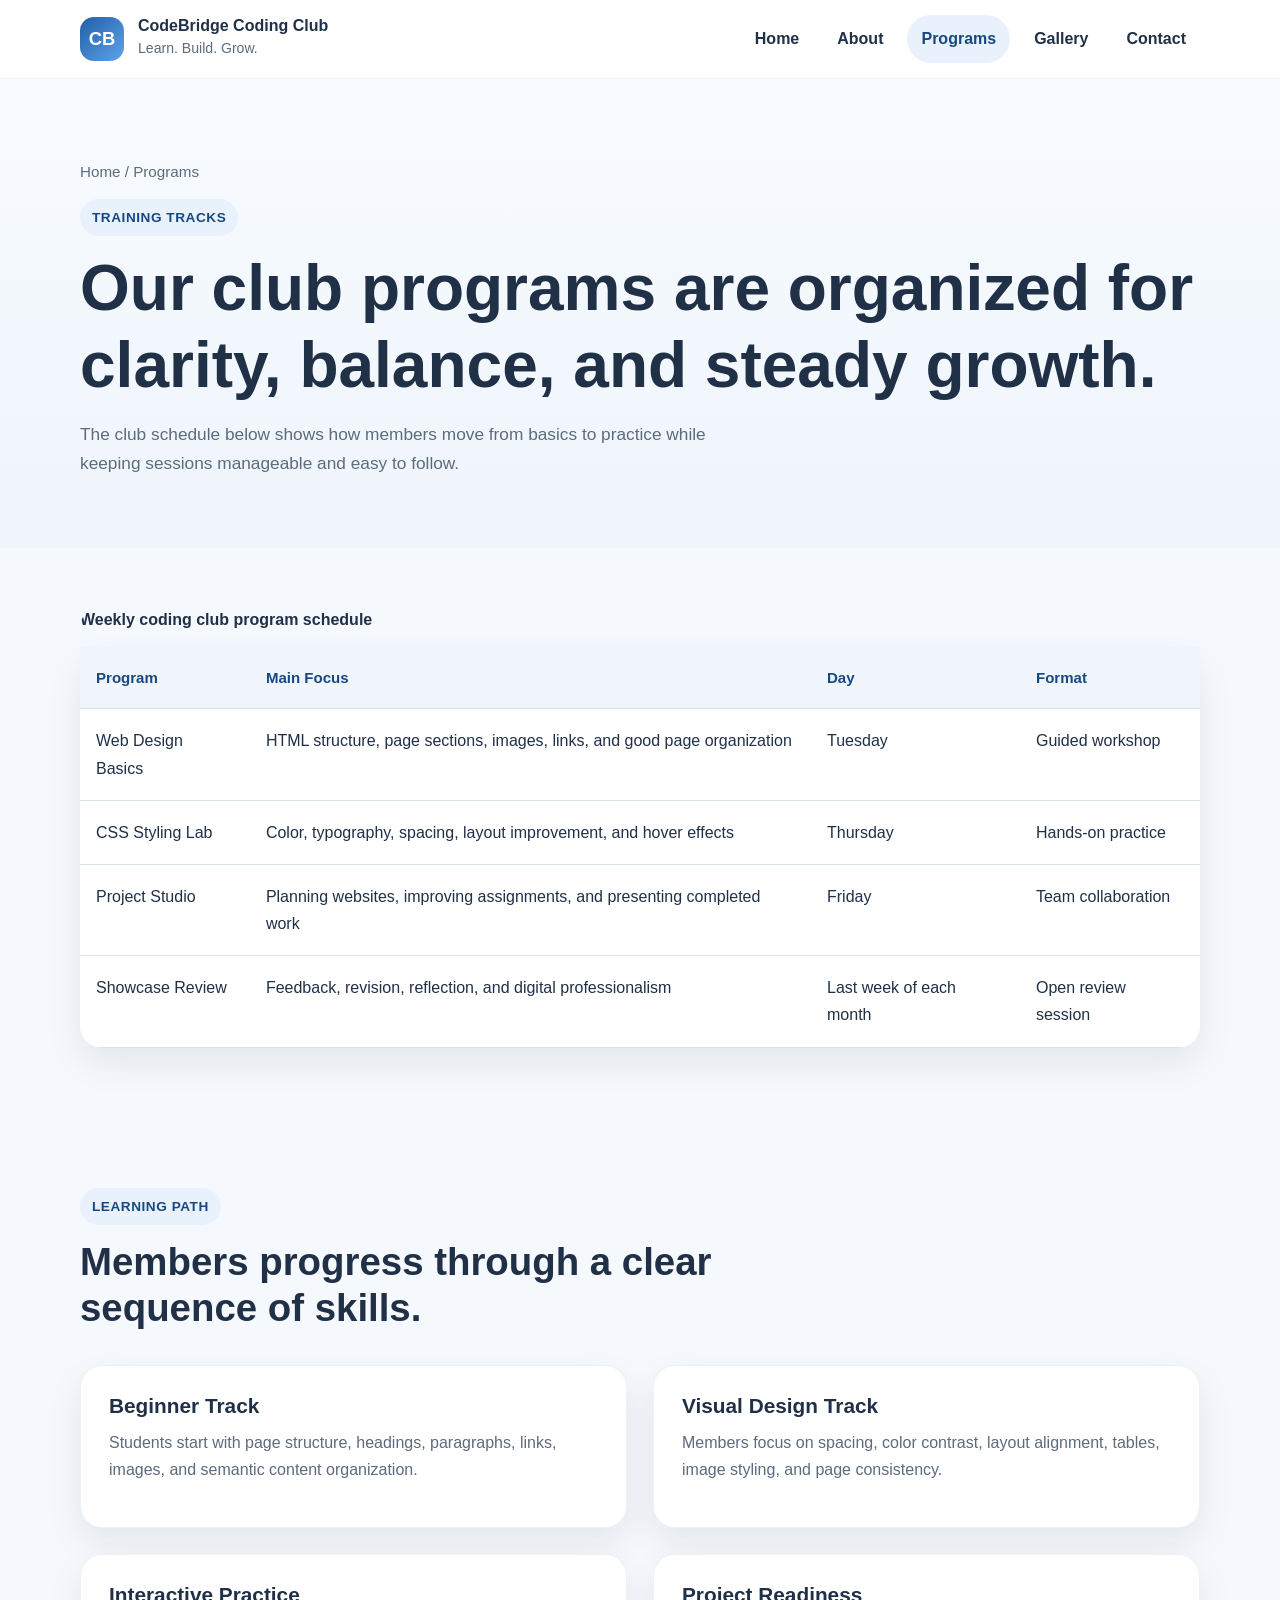
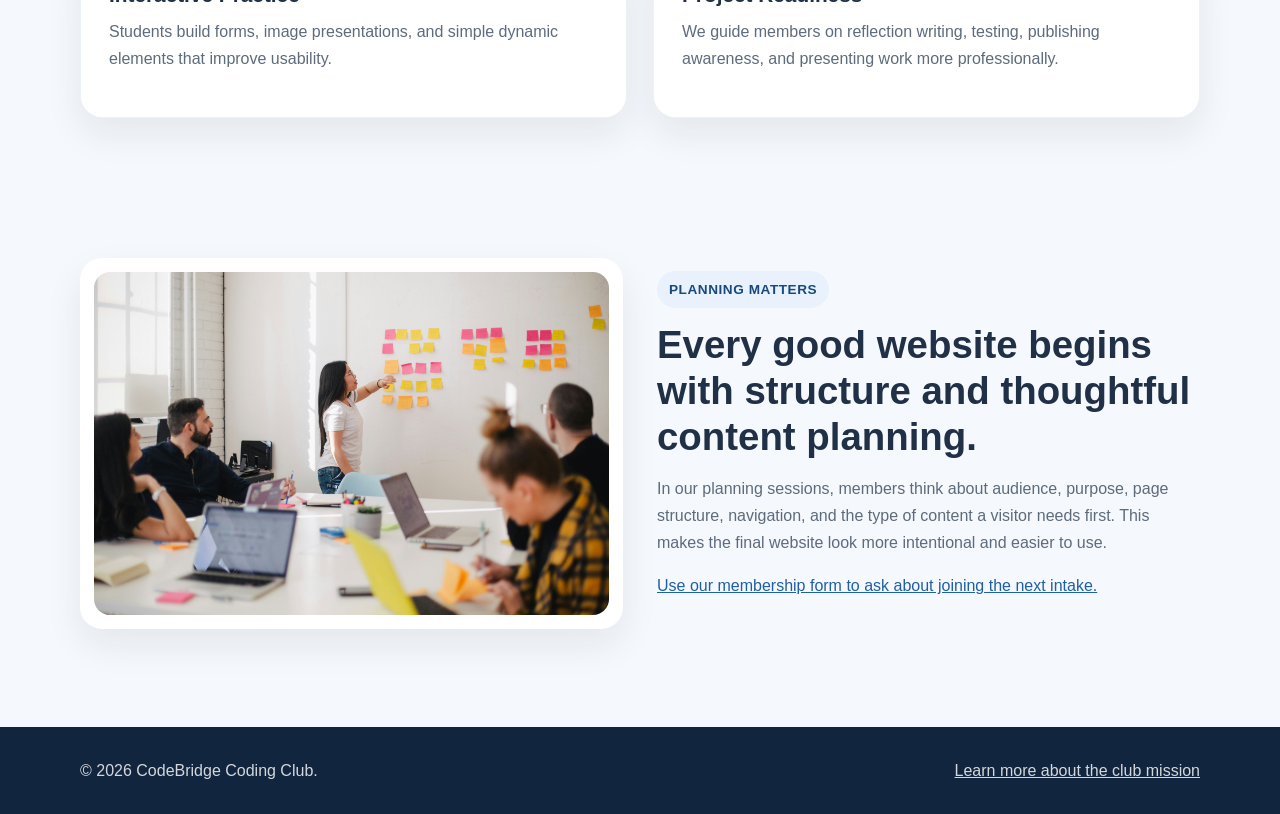
<file: programs.html>
<!DOCTYPE html>
<html lang="en">
<head>
    <meta charset="UTF-8" />
    <meta name="viewport" content="width=device-width, initial-scale=1.0" />
    <title>CodeBridge Coding Club | Programs</title>
    <link rel="stylesheet" href="css/styles.css" />
    <link rel="icon" type="image/png" href="assets/images/title-logo.png">
</head>
<body>
    <header class="site-header">
        <div class="container navbar">
            <a class="brand" href="index.html">
                <span class="brand-mark">CB</span>
                <span class="brand-text">
                    <strong>CodeBridge Coding Club</strong>
                    <span>Learn. Build. Grow.</span>
                </span>
            </a>
            <nav aria-label="Main navigation">
                <ul class="nav-menu">
                    <li><a href="index.html">Home</a></li>
                    <li><a href="about.html">About</a></li>
                    <li><a href="programs.html" class="active">Programs</a></li>
                    <li><a href="gallery.html">Gallery</a></li>
                    <li><a href="contact.html">Contact</a></li>
                </ul>
            </nav>
        </div>
    </header>

    <main>
        <section class="page-hero">
            <div class="container">
                <p class="breadcrumb">Home / Programs</p>
                <span class="eyebrow">Training Tracks</span>
                <h1>Our club programs are organized for clarity, balance, and steady growth.</h1>
                <p class="lead">The club schedule below shows how members move from basics to practice while keeping sessions manageable and easy to follow.</p>
            </div>
        </section>

        <section class="section-tight">
            <div class="container">
                <table>
                    <caption>Weekly coding club program schedule</caption>
                    <thead>
                        <tr>
                            <th scope="col">Program</th>
                            <th scope="col">Main Focus</th>
                            <th scope="col">Day</th>
                            <th scope="col">Format</th>
                        </tr>
                    </thead>
                    <tbody>
                        <tr>
                            <td>Web Design Basics</td>
                            <td>HTML structure, page sections, images, links, and good page organization</td>
                            <td>Tuesday</td>
                            <td>Guided workshop</td>
                        </tr>
                        <tr>
                            <td>CSS Styling Lab</td>
                            <td>Color, typography, spacing, layout improvement, and hover effects</td>
                            <td>Thursday</td>
                            <td>Hands-on practice</td>
                        </tr>
                        <tr>
                            <td>Project Studio</td>
                            <td>Planning websites, improving assignments, and presenting completed work</td>
                            <td>Friday</td>
                            <td>Team collaboration</td>
                        </tr>
                        <tr>
                            <td>Showcase Review</td>
                            <td>Feedback, revision, reflection, and digital professionalism</td>
                            <td>Last week of each month</td>
                            <td>Open review session</td>
                        </tr>
                    </tbody>
                </table>
            </div>
        </section>

        <section class="section">
            <div class="container">
                <div class="section-title">
                    <span class="eyebrow">Learning Path</span>
                    <h2>Members progress through a clear sequence of skills.</h2>
                </div>

                <div class="grid-2">
                    <article class="card">
                        <h3>Beginner Track</h3>
                        <p>Students start with page structure, headings, paragraphs, links, images, and semantic content organization.</p>
                    </article>
                    <article class="card">
                        <h3>Visual Design Track</h3>
                        <p>Members focus on spacing, color contrast, layout alignment, tables, image styling, and page consistency.</p>
                    </article>
                    <article class="card">
                        <h3>Interactive Practice</h3>
                        <p>Students build forms, image presentations, and simple dynamic elements that improve usability.</p>
                    </article>
                    <article class="card">
                        <h3>Project Readiness</h3>
                        <p>We guide members on reflection writing, testing, publishing awareness, and presenting work more professionally.</p>
                    </article>
                </div>
            </div>
        </section>

        <section class="section-tight">
            <div class="container split-panel">
                <div class="image-frame">
                    <img src="assets/images/workshop-board.jpg" alt="Club members brainstorming project ideas during a planning workshop." />
                </div>
                <div>
                    <span class="eyebrow">Planning Matters</span>
                    <h2>Every good website begins with structure and thoughtful content planning.</h2>
                    <p>In our planning sessions, members think about audience, purpose, page structure, navigation, and the type of content a visitor needs first. This makes the final website look more intentional and easier to use.</p>
                    <p><a href="contact.html">Use our membership form to ask about joining the next intake.</a></p>
                </div>
            </div>
        </section>
    </main>

    <footer class="site-footer">
        <div class="container footer-grid">
            <p>© 2026 CodeBridge Coding Club.</p>
            <p><a href="about.html">Learn more about the club mission</a></p>
        </div>
    </footer>
</body>
</html>
</file>
<file: css/styles.css>
:root {
    --primary: #1f5fa8;
    --primary-dark: #174980;
    --accent: #e9f2fc;
    --text: #203047;
    --muted: #5d6b7c;
    --bg: #f5f8fc;
    --white: #ffffff;
    --border: #d9e2ec;
    --shadow: 0 16px 36px rgba(24, 48, 79, 0.08);
    --radius-lg: 22px;
    --radius-md: 16px;
    --radius-sm: 10px;
    --max-width: 1120px;
}

* {
    box-sizing: border-box;
}

html {
    scroll-behavior: smooth;
}

body {
    margin: 0;
    font-family: Arial, Helvetica, sans-serif;
    color: var(--text);
    background-color: var(--bg);
    line-height: 1.7;
}

img {
    max-width: 100%;
    display: block;
    border-radius: var(--radius-md);
}

a {
    color: var(--primary);
}

a:hover {
    color: var(--primary-dark);
}

.container {
    width: min(100% - 40px, var(--max-width));
    margin: 0 auto;
}

.section {
    padding: 82px 0;
}

.section-tight {
    padding: 58px 0;
}

.section-title {
    max-width: 700px;
    margin-bottom: 34px;
}

.eyebrow {
    display: inline-block;
    margin-bottom: 14px;
    padding: 7px 12px;
    border-radius: 999px;
    background: var(--accent);
    color: var(--primary-dark);
    font-size: 0.85rem;
    font-weight: 700;
    letter-spacing: 0.04em;
    text-transform: uppercase;
}

h1, h2, h3, h4 {
    margin-top: 0;
    line-height: 1.2;
}

h1 {
    font-size: clamp(2.7rem, 5vw, 4.4rem);
    margin-bottom: 16px;
}

h2 {
    font-size: clamp(1.9rem, 3vw, 2.8rem);
    margin-bottom: 14px;
}

h3 {
    font-size: 1.3rem;
    margin-bottom: 10px;
}

p {
    margin-top: 0;
    color: var(--muted);
}

.lead {
    font-size: 1.08rem;
    max-width: 640px;
}

.button,
button,
input[type="submit"],
input[type="reset"] {
    display: inline-block;
    border: none;
    border-radius: 999px;
    background: var(--primary);
    color: var(--white);
    padding: 14px 24px;
    font-size: 0.98rem;
    font-weight: 700;
    text-decoration: none;
    cursor: pointer;
    transition: transform 0.25s ease, background-color 0.25s ease, box-shadow 0.25s ease;
    box-shadow: 0 10px 22px rgba(31, 95, 168, 0.18);
}

.button:hover,
button:hover,
input[type="submit"]:hover,
input[type="reset"]:hover {
    background: var(--primary-dark);
    transform: translateY(-2px);
}

.button-secondary,
input[type="reset"].button-secondary,
button.button-secondary {
    background: var(--white);
    color: var(--primary-dark);
    border: 1px solid rgba(31, 95, 168, 0.16);
    box-shadow: none;
}

.button-secondary:hover {
    background: #eef5fd;
}

.site-header {
    position: sticky;
    top: 0;
    z-index: 100;
    background: rgba(255, 255, 255, 0.94);
    backdrop-filter: blur(10px);
    border-bottom: 1px solid rgba(32, 48, 71, 0.06);
}

.navbar {
    min-height: 78px;
    display: flex;
    align-items: center;
    justify-content: space-between;
    gap: 24px;
}

.brand {
    display: flex;
    align-items: center;
    gap: 14px;
    text-decoration: none;
    color: var(--text);
}

.brand-mark {
    width: 44px;
    height: 44px;
    border-radius: 14px;
    background: linear-gradient(135deg, #1f5fa8, #5fa3eb);
    color: var(--white);
    display: inline-flex;
    align-items: center;
    justify-content: center;
    font-weight: 700;
    font-size: 1.15rem;
}

.brand-text strong {
    display: block;
    font-size: 1rem;
    line-height: 1.1;
}

.brand-text span {
    font-size: 0.88rem;
    color: var(--muted);
}

.nav-menu {
    list-style: none;
    display: flex;
    flex-wrap: wrap;
    gap: 10px;
    margin: 0;
    padding: 0;
}

.nav-menu a {
    display: inline-block;
    padding: 10px 14px;
    border-radius: 999px;
    color: var(--text);
    text-decoration: none;
    font-weight: 600;
    transition: background-color 0.25s ease, color 0.25s ease;
}

.nav-menu a:hover,
.nav-menu a.active {
    background: var(--accent);
    color: var(--primary-dark);
}

.hero {
    min-height: calc(100vh - 78px);
    display: flex;
    align-items: center;
    background-image: linear-gradient(rgba(250, 252, 255, 0.8), rgba(248, 251, 255, 0.72)), url('../assets/images/hero-team.jpg');
    background-size: cover;
    background-position: center;
}

.hero-grid {
    display: grid;
    grid-template-columns: 1.2fr 0.8fr;
    gap: 42px;
    align-items: center;
}

.hero-copy {
    padding: 60px 0;
}

.hero-copy p {
    max-width: 650px;
}

.hero-actions {
    display: flex;
    flex-wrap: wrap;
    gap: 14px;
    margin-top: 28px;
}

.hero-panel {
    background: rgba(255, 255, 255, 0.88);
    padding: 28px;
    border-radius: var(--radius-lg);
    box-shadow: var(--shadow);
    border: 1px solid rgba(31, 95, 168, 0.08);
}

.stat-grid {
    display: grid;
    grid-template-columns: repeat(2, 1fr);
    gap: 16px;
    margin-top: 24px;
}

.stat-card {
    padding: 18px;
    border-radius: var(--radius-md);
    background: var(--bg);
}

.stat-card strong {
    display: block;
    font-size: 1.8rem;
    color: var(--primary-dark);
    margin-bottom: 4px;
}

.grid-3,
.grid-2,
.cards,
.gallery-grid,
.two-column {
    display: grid;
    gap: 26px;
}

.grid-3,
.cards {
    grid-template-columns: repeat(3, minmax(0, 1fr));
}

.grid-2,
.two-column {
    grid-template-columns: repeat(2, minmax(0, 1fr));
}

.card {
    background: var(--white);
    padding: 28px;
    border-radius: var(--radius-lg);
    box-shadow: var(--shadow);
    border: 1px solid rgba(31, 95, 168, 0.08);
    transition: transform 0.3s ease, box-shadow 0.3s ease;
}

.card:hover {
    transform: translateY(-6px);
    box-shadow: 0 20px 34px rgba(24, 48, 79, 0.12);
}

.icon-badge {
    width: 50px;
    height: 50px;
    margin-bottom: 18px;
    border-radius: 14px;
    background: var(--accent);
    color: var(--primary-dark);
    display: inline-flex;
    align-items: center;
    justify-content: center;
    font-size: 1.35rem;
    font-weight: 700;
}

.split-panel {
    display: grid;
    grid-template-columns: 1fr 1fr;
    gap: 34px;
    align-items: center;
}

.image-frame {
    background: var(--white);
    padding: 14px;
    border-radius: var(--radius-lg);
    box-shadow: var(--shadow);
}

.feature-list {
    padding: 0;
    margin: 24px 0 0;
    list-style: none;
}

.feature-list li {
    margin-bottom: 14px;
    padding-left: 26px;
    position: relative;
    color: var(--muted);
}

.feature-list li::before {
    content: '•';
    position: absolute;
    left: 8px;
    color: var(--primary);
    font-size: 1.1rem;
}

table {
    width: 100%;
    border-collapse: collapse;
    background: var(--white);
    box-shadow: var(--shadow);
    border-radius: var(--radius-lg);
    overflow: hidden;
}

caption {
    text-align: left;
    font-weight: 700;
    margin-bottom: 14px;
    color: var(--text);
}

th,
td {
    padding: 18px 16px;
    text-align: left;
    border-bottom: 1px solid var(--border);
    vertical-align: top;
}

th {
    background: #eff5fb;
    color: var(--primary-dark);
    font-size: 0.94rem;
}

tr:hover td {
    background: #fbfdff;
}

.form-wrapper {
    background: var(--white);
    border-radius: var(--radius-lg);
    padding: 30px;
    box-shadow: var(--shadow);
    border: 1px solid rgba(31, 95, 168, 0.08);
}

fieldset {
    border: 1px solid var(--border);
    border-radius: var(--radius-md);
    padding: 20px;
    margin: 0 0 20px;
}

legend {
    font-weight: 700;
    color: var(--primary-dark);
    padding: 0 10px;
}

label {
    display: block;
    margin-bottom: 8px;
    font-weight: 700;
    color: var(--text);
}

input[type="text"],
input[type="email"],
select,
textarea {
    width: 100%;
    padding: 14px 14px;
    border-radius: var(--radius-sm);
    border: 1px solid #c8d5e4;
    background: #fcfdff;
    color: var(--text);
    font: inherit;
    margin-bottom: 18px;
}

input:focus,
select:focus,
textarea:focus {
    outline: 3px solid rgba(95, 163, 235, 0.2);
    border-color: var(--primary);
}

textarea {
    min-height: 140px;
    resize: vertical;
}

.form-row {
    display: grid;
    grid-template-columns: repeat(2, minmax(0, 1fr));
    gap: 18px;
}

.radio-row,
.checkbox-row {
    display: flex;
    flex-wrap: wrap;
    gap: 18px;
    margin-bottom: 18px;
}

.inline-option {
    display: inline-flex;
    align-items: center;
    gap: 8px;
    font-weight: 600;
    color: var(--muted);
}

.inline-option input {
    margin: 0;
}

.form-actions {
    display: flex;
    flex-wrap: wrap;
    gap: 12px;
}

.notice {
    margin-top: 16px;
    padding: 16px 18px;
    border-left: 4px solid var(--primary);
    border-radius: 0 12px 12px 0;
    background: #f4f8fd;
}

.slider {
    position: relative;
    background: var(--white);
    border-radius: var(--radius-lg);
    overflow: hidden;
    box-shadow: var(--shadow);
}

.slide {
    display: none;
    position: relative;
}

.slide.active {
    display: block;
}

.slide img {
    width: 100%;
    height: 520px;
    object-fit: cover;
    border-radius: 0;
}

.slide-caption {
    position: absolute;
    left: 24px;
    bottom: 24px;
    max-width: 520px;
    background: rgba(255, 255, 255, 0.9);
    border-radius: 14px;
    padding: 18px 20px;
}

.slider-controls {
    position: absolute;
    inset: 0;
    display: flex;
    align-items: center;
    justify-content: space-between;
    pointer-events: none;
}

.slider-controls button {
    pointer-events: auto;
    margin: 0 16px;
    width: 48px;
    height: 48px;
    padding: 0;
    border-radius: 50%;
    display: inline-flex;
    align-items: center;
    justify-content: center;
    font-size: 1.35rem;
}

.slider-dots {
    display: flex;
    justify-content: center;
    gap: 10px;
    padding: 18px;
    background: var(--white);
}

.slider-dots button {
    width: 12px;
    height: 12px;
    padding: 0;
    border-radius: 50%;
    box-shadow: none;
    background: #c2d2e6;
}

.slider-dots button.active {
    background: var(--primary);
}

.gallery-grid {
    grid-template-columns: repeat(3, minmax(0, 1fr));
    margin-top: 30px;
}

.gallery-card {
    background: var(--white);
    padding: 14px;
    border-radius: var(--radius-md);
    box-shadow: var(--shadow);
    transition: transform 0.3s ease;
}

.gallery-card:hover {
    transform: translateY(-5px);
}

.gallery-card img {
    height: 220px;
    object-fit: cover;
    width: 100%;
    margin-bottom: 12px;
}

.audio-box,
.info-box {
    background: var(--white);
    border-radius: var(--radius-lg);
    padding: 26px;
    box-shadow: var(--shadow);
    border: 1px solid rgba(31, 95, 168, 0.08);
}

.audio-box audio {
    width: 100%;
    margin-top: 14px;
}

.cta-band {
    background: linear-gradient(135deg, #e9f2fc, #fdfefe);
    border-radius: var(--radius-lg);
    padding: 38px;
    display: flex;
    justify-content: space-between;
    gap: 24px;
    align-items: center;
}

.page-hero {
    padding: 80px 0 52px;
    background: linear-gradient(180deg, #f8fbff, #eef5fb);
}

.breadcrumb {
    font-size: 0.95rem;
    color: var(--muted);
    margin-bottom: 14px;
}

.site-footer {
    background: #11253f;
    color: rgba(255, 255, 255, 0.8);
    padding: 30px 0;
    margin-top: 40px;
}

.footer-grid {
    display: flex;
    flex-wrap: wrap;
    justify-content: space-between;
    gap: 18px;
}

.site-footer p,
.site-footer a {
    color: rgba(255, 255, 255, 0.82);
    margin: 0;
}

.site-footer a:hover {
    color: #ffffff;
}

.small {
    font-size: 0.95rem;
}

@media (max-width: 980px) {
    .hero-grid,
    .split-panel,
    .grid-3,
    .grid-2,
    .cards,
    .gallery-grid,
    .two-column,
    .form-row {
        grid-template-columns: 1fr;
    }

    .hero {
        min-height: auto;
    }

    .hero-copy {
        padding: 54px 0 20px;
    }

    .slide img {
        height: 380px;
    }

    .cta-band {
        flex-direction: column;
        align-items: flex-start;
    }
}

@media (max-width: 760px) {
    .navbar {
        flex-direction: column;
        align-items: flex-start;
        padding: 16px 0;
    }

    .nav-menu {
        gap: 8px;
    }

    .section,
    .page-hero {
        padding-top: 64px;
        padding-bottom: 44px;
    }

    .hero-actions,
    .form-actions,
    .radio-row,
    .checkbox-row {
        flex-direction: column;
        align-items: flex-start;
    }

    .stat-grid {
        grid-template-columns: 1fr;
    }

    .slide img {
        height: 300px;
    }

    .slide-caption {
        left: 16px;
        right: 16px;
        bottom: 16px;
        max-width: none;
    }
}
</file>
